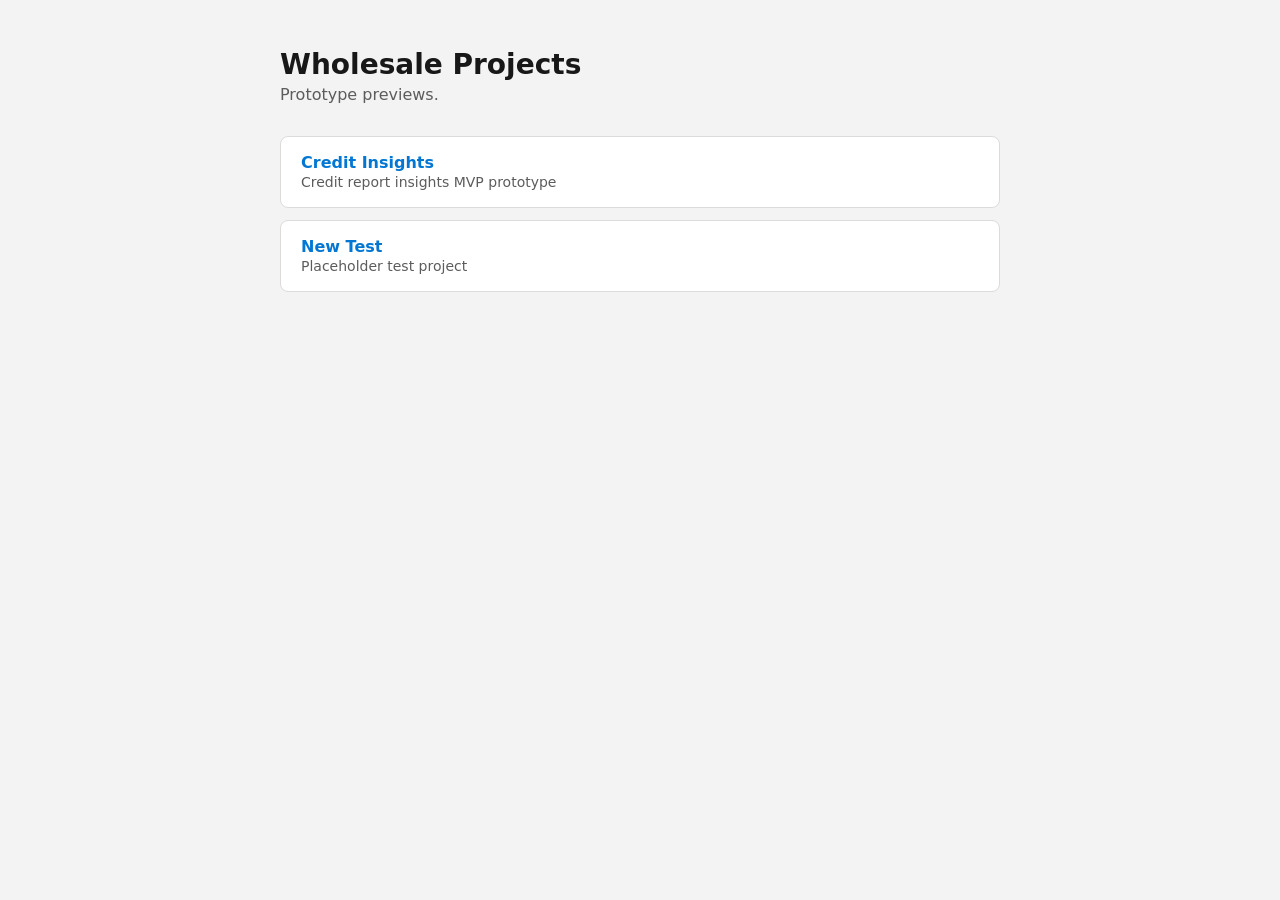
<file: index.html>
<!doctype html>
<html lang="en">
<head>
  <meta charset="utf-8">
  <meta name="viewport" content="width=device-width, initial-scale=1">
  <title>Wholesale Projects</title>
  <style>
    body {
      margin: 0;
      font-family: system-ui, -apple-system, "Segoe UI", sans-serif;
      color: #181818;
      background: #f3f3f3;
    }
    main {
      max-width: 720px;
      margin: 0 auto;
      padding: 3rem 1rem;
    }
    h1 { margin: 0 0 .25rem; font-size: 1.75rem; }
    p.sub { margin: 0 0 2rem; color: #5c5c5c; }
    ul { list-style: none; margin: 0; padding: 0; display: grid; gap: .75rem; }
    a.card {
      display: block;
      padding: 1rem 1.25rem;
      background: #fff;
      border: 1px solid #dddbda;
      border-radius: .5rem;
      color: inherit;
      text-decoration: none;
    }
    a.card:hover, a.card:focus-visible { border-color: #0176d3; }
    a.card strong { display: block; color: #0176d3; }
    a.card span { color: #5c5c5c; font-size: .875rem; }
  </style>
</head>
<body>
  <main>
    <h1>Wholesale Projects</h1>
    <p class="sub">Prototype previews.</p>
    <ul>
      <li>
        <a class="card" href="credit-insights/">
          <strong>Credit Insights</strong>
          <span>Credit report insights MVP prototype</span>
        </a>
      </li>
      <li>
        <a class="card" href="new-test/">
          <strong>New Test</strong>
          <span>Placeholder test project</span>
        </a>
      </li>
    </ul>
  </main>
</body>
</html>
</file>
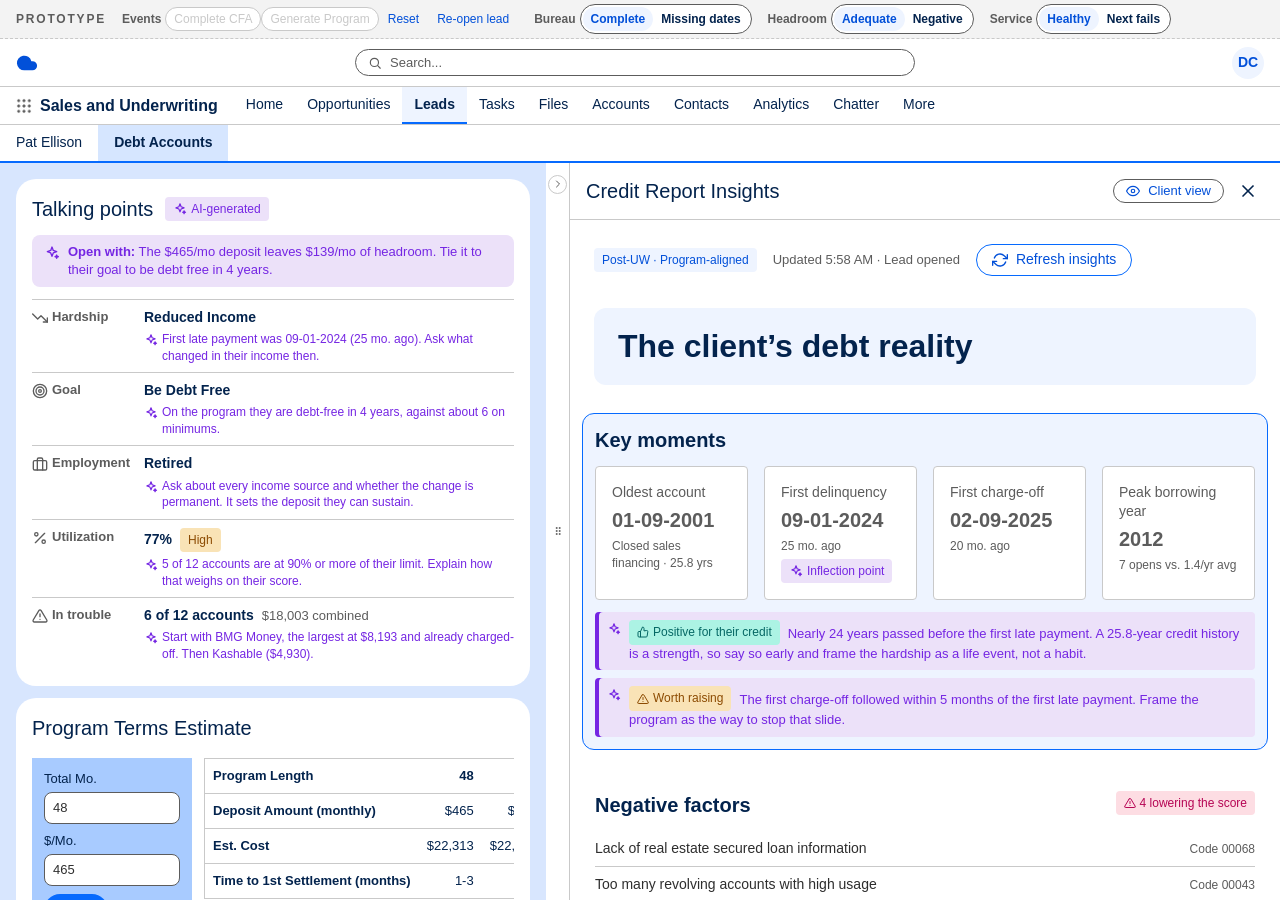
<file: credit-insights/index.html>
<!doctype html>
<html lang="en">
<head>
  <meta charset="utf-8">
  <meta name="viewport" content="width=device-width, initial-scale=1">
  <title>WIB | Credit Report Insights (MVP prototype)</title>
  <link rel="stylesheet" href="styles.slds.css">
</head>
<body>
  <div class="app" id="app">
    <section class="proto" aria-labelledby="protoTitle">
      <h2 class="proto-title" id="protoTitle">Prototype</h2>

      <div class="proto-group">
        <span class="proto-label" id="lblEvents">Events</span>
        <div class="proto-buttons" role="group" aria-labelledby="lblEvents">
          <button class="btn btn-secondary" type="button" data-action="evt-cfa" id="btnCfa">Complete CFA</button>
          <button class="btn btn-secondary" type="button" data-action="evt-program" id="btnProgram">Generate Program</button>
          <button class="btn btn-text" type="button" data-action="evt-reset">Reset</button>
          <button class="btn btn-text" type="button" data-action="evt-reopen">Re-open lead</button>
        </div>
      </div>

      <div class="proto-group">
        <span class="proto-label" id="lblData">Bureau</span>
        <div class="toggle-group tg-inline" role="group" aria-labelledby="lblData">
          <button class="toggle" type="button" data-action="scenario" data-key="partial" data-value="false" aria-pressed="true">Complete</button>
          <button class="toggle" type="button" data-action="scenario" data-key="partial" data-value="true" aria-pressed="false">Missing dates</button>
        </div>
      </div>

      <div class="proto-group">
        <span class="proto-label" id="lblHeadroom">Headroom</span>
        <div class="toggle-group tg-inline" role="group" aria-labelledby="lblHeadroom">
          <button class="toggle" type="button" data-action="scenario" data-key="negative" data-value="false" aria-pressed="true">Adequate</button>
          <button class="toggle" type="button" data-action="scenario" data-key="negative" data-value="true" aria-pressed="false">Negative</button>
        </div>
      </div>

      <div class="proto-group">
        <span class="proto-label" id="lblService">Service</span>
        <div class="toggle-group tg-inline" role="group" aria-labelledby="lblService">
          <button class="toggle" type="button" data-action="scenario" data-key="failNext" data-value="false" aria-pressed="true">Healthy</button>
          <button class="toggle" type="button" data-action="scenario" data-key="failNext" data-value="true" aria-pressed="false">Next fails</button>
        </div>
      </div>
    </section>

    <div class="sf-chrome" aria-hidden="true">
      <div class="sf-global">
        <span class="sf-logo"><svg width="22" height="22" viewBox="0 0 24 24" fill="currentColor"><path d="M18 10h-1.26A8 8 0 1 0 9 20h9a5 5 0 0 0 0-10z"/></svg></span>
        <span class="sf-search"><svg width="14" height="14" viewBox="0 0 24 24" fill="none" stroke="currentColor" stroke-width="2" stroke-linecap="round"><circle cx="11" cy="11" r="7"/><line x1="21" y1="21" x2="16.65" y2="16.65"/></svg>Search...</span>
        <span class="sf-user"><span class="avatar"><span>DC</span></span></span>
      </div>
      <div class="sf-nav">
        <span class="sf-app"><span class="sf-launcher"></span>Sales and Underwriting</span>
        <span class="sf-item">Home</span><span class="sf-item">Opportunities</span><span class="sf-item is-active">Leads</span><span class="sf-item">Tasks</span><span class="sf-item">Files</span><span class="sf-item">Accounts</span><span class="sf-item">Contacts</span><span class="sf-item">Analytics</span><span class="sf-item">Chatter</span><span class="sf-item">More</span>
      </div>
      <div class="sf-tabs">
        <span class="sf-tab">Pat Ellison</span><span class="sf-tab is-active">Debt Accounts</span>
      </div>
    </div>
    <h1 class="sr-only">Debt Accounts, Pat Ellison</h1>

    <main class="workspace" id="workspace"></main>
  </div>

  <div class="toasts" id="toasts" role="status" aria-live="polite"></div>
  <script src="app.js"></script>
</body>
</html>
</file>
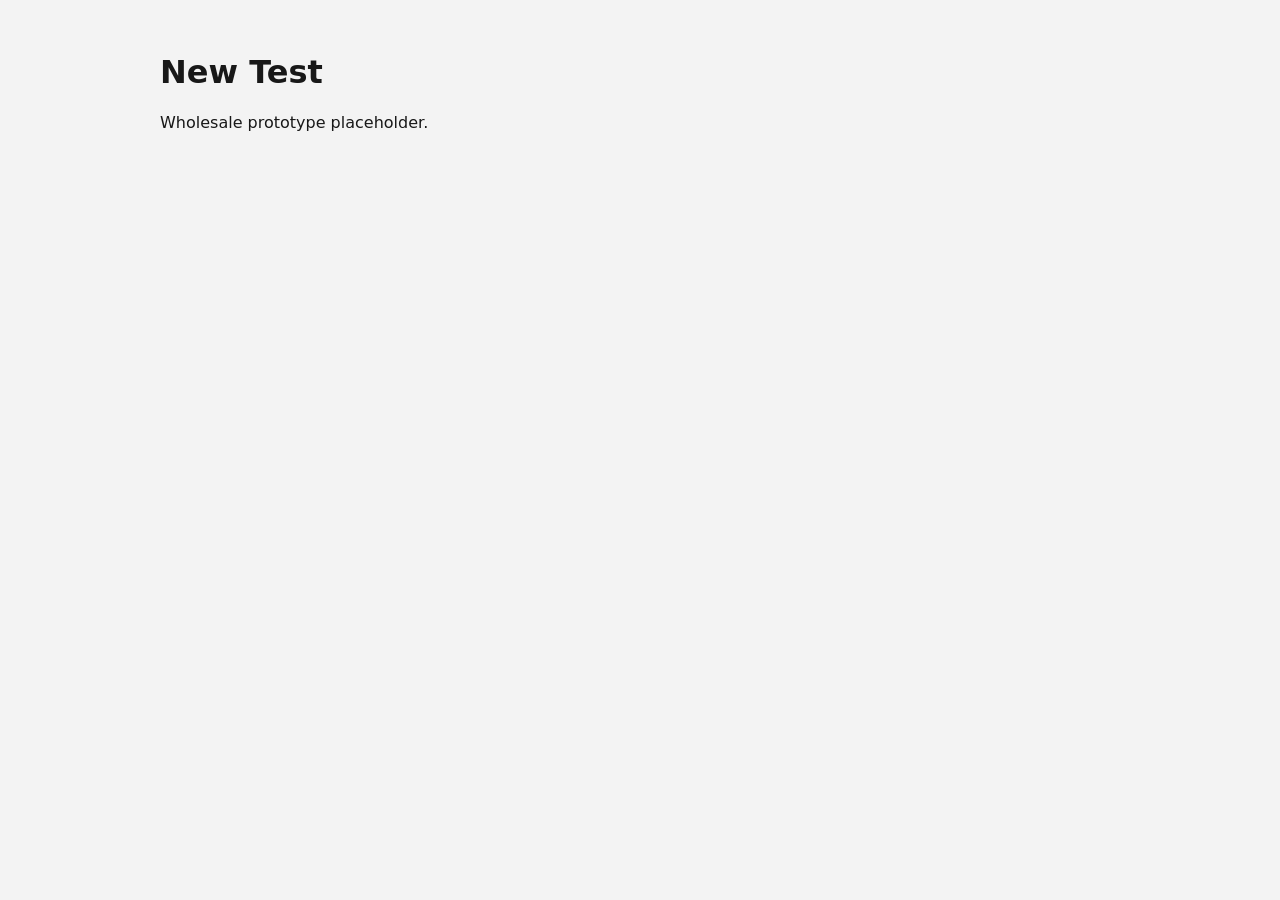
<file: new-test/index.html>
<!doctype html>
<html lang="en">
<head>
  <meta charset="utf-8">
  <meta name="viewport" content="width=device-width, initial-scale=1">
  <title>New Test</title>
  <link rel="stylesheet" href="styles.css">
</head>
<body>
  <main class="app">
    <h1>New Test</h1>
    <p>Wholesale prototype placeholder.</p>
  </main>
  <script src="app.js"></script>
</body>
</html>
</file>
<file: credit-insights/styles.slds.css>
/* =========================================================================
   Credit Report Insights: SLDS 2 styling
   - Every colour, spacing, type, radius, border and shadow value is read from an
     SLDS 2 global styling hook with an SLDS 1 fallback. Hooks are only read, never assigned.
   - The --ci-* names below are local aliases of those hooks, so each hook and its
     fallback is written once. They are not SLDS tokens.
   - Layout geometry that has no SLDS hook (panel width, chart height) is plain CSS.
   ========================================================================= */
:root {
  /* Surfaces and containers */
  --ci-page: var(--slds-g-color-surface-2, #f3f3f3);
  --ci-canvas: var(--slds-g-color-brand-base-90, #d8e6fe); /* Lightning page background, Blue 90 in the Figma frame */
  --ci-brand-80: var(--slds-g-color-brand-base-80, #a8cbff); /* Program Terms form panel */
  --ci-surface: var(--slds-g-color-surface-1, #ffffff);
  --ci-container: var(--slds-g-color-surface-container-1, #ffffff);
  --ci-container-2: var(--slds-g-color-surface-container-2, #f3f3f3);
  --ci-container-3: var(--slds-g-color-surface-container-3, #e5e5e5); /* progress and gauge tracks */
  --ci-inverse: var(--slds-g-color-surface-container-inverse-1, #032d60);
  --ci-on-inverse: var(--slds-g-color-on-surface-inverse-1, #ffffff);
  --ci-on-inverse-2: var(--slds-g-color-on-surface-inverse-2, #c9c9c9);

  /* Text and icons on surface. In SLDS 2 a higher step is higher contrast:
     on-surface-1 is the muted grey, -2 the near-black, -3 the darkest (primary text). */
  --ci-text: var(--slds-g-color-on-surface-3, #03234d);
  --ci-text-body: var(--slds-g-color-on-surface-2, #2e2e2e); /* typed input text, summary body */
  --ci-text-2: var(--slds-g-color-on-surface-1, #5c5c5c);

  /* Borders: border-1 for cards, dividers and table rows; border-2 is the darker control border */
  --ci-border: var(--slds-g-color-border-1, #c9c9c9);
  --ci-border-2: var(--slds-g-color-border-2, #5c5c5c);
  --ci-border-disabled: var(--slds-g-color-border-disabled-1, #c9c9c9);

  /* Accent (brand). accent-2 is the text, link and icon colour on light surfaces; accent-1 is for fills. */
  --ci-accent: var(--slds-g-color-accent-2, #0250d9);
  --ci-accent-active: var(--slds-g-color-accent-3, #022ac0); /* link and label hover and pressed */
  --ci-accent-container: var(--slds-g-color-accent-container-1, #066afe);
  --ci-accent-container-hover: var(--slds-g-color-accent-container-2, #0250d9);
  --ci-on-accent: var(--slds-g-color-on-accent-1, #ffffff);
  --ci-accent-light: var(--slds-g-color-brand-base-95, #eef4ff);
  --ci-accent-light-hover: var(--slds-g-color-brand-base-90, #d6e6ff);

  /* Feedback pairs: container with its on- colour */
  --ci-success-container: var(--slds-g-color-success-container-1, #acf3e4);
  --ci-on-success: var(--slds-g-color-on-success-1, #056764);
  --ci-success: var(--slds-g-color-success-1, #2e844a);
  --ci-error-container: var(--slds-g-color-error-container-1, #fddde3);
  --ci-error-container-2: var(--slds-g-color-error-container-2, #fdb6c5);
  --ci-on-error: var(--slds-g-color-on-error-1, #b60554);
  --ci-on-error-2: var(--slds-g-color-on-error-2, #8a033e);
  --ci-error: var(--slds-g-color-error-1, #b60554);
  --ci-border-error: var(--slds-g-color-border-error-1, #b60554);
  --ci-border-error-2: var(--slds-g-color-border-error-2, #8a033e);
  --ci-warning-container: var(--slds-g-color-warning-container-1, #f9e3b6);
  --ci-on-warning: var(--slds-g-color-on-warning-1, #8c4b02);
  --ci-warning: var(--slds-g-color-warning-1, #fe9339);
  --ci-info-container: var(--slds-g-color-info-container-1, #d8e6fe);
  --ci-on-info: var(--slds-g-color-on-info-1, #0b5cab);
  --ci-info-toast: var(--slds-g-color-info-container-1, #d8e6fe); /* Cosmos info toast fill */
  /* Light row tints for the debts table. The full containers above are too strong across 12 rows. Fallbacks are approximate. */
  --ci-success-tint: var(--slds-g-color-success-base-95, #e0f8f2);
  --ci-warning-tint: var(--slds-g-color-warning-base-95, #fbf3e0);
  --ci-disabled-container: var(--slds-g-color-disabled-container-1, #ffffff);
  --ci-disabled-container-2: var(--slds-g-color-disabled-container-2, #c9c9c9);
  --ci-on-disabled: var(--slds-g-color-on-disabled-2, #939393);
  --ci-on-disabled-1: var(--slds-g-color-on-disabled-1, #c9c9c9);

  /* Data visualisation: fixed palette hooks, only where no semantic hook fits.
     The SLDS 2 palette set is cloud-blue, green, hot-orange, indigo, orange, purple, red, violet. */
  --ci-viz-1: var(--slds-g-color-palette-indigo-50, #5867e8);
  --ci-viz-2: var(--slds-g-color-palette-cloud-blue-60, #0d9dda);
  --ci-viz-3: var(--slds-g-color-palette-orange-50, #a96404);
  --ci-viz-4: var(--slds-g-color-palette-purple-50, #9050e9);
  --ci-viz-5: var(--slds-g-color-palette-green-50, #2e844a);
  --ci-viz-pos: var(--slds-g-color-palette-green-65, #41b658);
  /* AI-generated content (suggested questions, headline summaries) */
  --ci-ai: var(--slds-g-color-palette-purple-90, #ece1f9);
  --ci-on-ai: var(--slds-g-color-palette-purple-40, #7526e3);
  --ci-neutral-65: var(--slds-g-color-neutral-base-65, #a0a0a0);
  --ci-info: var(--slds-g-color-info-1, #0b5cab);
  --ci-accent-1: var(--slds-g-color-accent-1, #066afe);
  --ci-border-accent: var(--slds-g-color-border-accent-1, #066afe); /* accent used as a stroke: selected state, outlined buttons */
  --ci-border-accent-2: var(--slds-g-color-border-accent-2, #0250d9); /* toggle track border */

  /* Spacing (modular scale of four) and density-aware spacing */
  --ci-sp-1: var(--slds-g-spacing-1, 0.25rem);
  --ci-sp-2: var(--slds-g-spacing-2, 0.5rem);
  --ci-sp-3: var(--slds-g-spacing-3, 0.75rem);
  --ci-sp-4: var(--slds-g-spacing-4, 1rem);
  --ci-sp-5: var(--slds-g-spacing-6, 1.5rem); /* spacing-5 is 20px, spacing-6 is 24px */
  --ci-sp-7: var(--slds-g-spacing-7, 1.75rem);
  --ci-sp-8: var(--slds-g-spacing-8, 2rem);
  --ci-cell: var(--slds-g-spacing-var-2, 0.5rem);

  /* Sizing and border width (sizing-7 24px, -8 28px, -9 32px, -10 48px) */
  --ci-size-7: var(--slds-g-sizing-7, 1.5rem);
  --ci-size-8: var(--slds-g-sizing-9, 2rem);
  --ci-size-10: var(--slds-g-sizing-10, 3rem);
  --ci-size-15: var(--slds-g-sizing-15, 20rem); /* toast width */
  --ci-bw-1: var(--slds-g-sizing-border-1, 1px);
  --ci-bw-2: var(--slds-g-sizing-border-2, 2px);

  /* Radius (Cosmos: border-1 4px, -2 8px, -3 12px, -4 20px). Fallbacks match Cosmos so the standalone prototype looks the same as in the org. */
  --ci-r-1: var(--slds-g-radius-border-1, 0.25rem); /* badges, callouts, notices, tiles: 4px */
  --ci-r-2: var(--slds-g-radius-border-2, 0.5rem);
  --ci-r-3: var(--slds-g-radius-border-3, 0.75rem);
  --ci-r-4: var(--slds-g-radius-border-4, 1.25rem); /* cards */
  --ci-r-btn: var(--slds-g-radius-border-circle, 9999px); /* SLDS 2 buttons are pills */
  --ci-r-round: var(--slds-g-radius-border-circle, 9999px);

  /* Elevation */
  --ci-shadow-1: var(--slds-g-shadow-1, 0 1px 2px rgba(0, 0, 0, 0.08));
  --ci-shadow-4: var(--slds-g-shadow-4, 0 8px 16px rgba(0, 0, 0, 0.2));

  /* Typography */
  --ci-font: var(--slds-g-font-family-base, "Salesforce Sans", -apple-system, BlinkMacSystemFont, "Segoe UI", Arial, sans-serif);
  /* Scale (Cosmos): neg-2 10px, neg-1 12px, base 13px, 1 14px, 2 16px, 3 20px, 4 24px, 5 28px, 6 32px */
  --ci-fs-1: var(--slds-g-font-scale-neg-1, 0.75rem);
  --ci-fs-base: var(--slds-g-font-scale-base, 0.8125rem);
  --ci-fs-2: var(--slds-g-font-scale-1, 0.875rem);
  --ci-fs-3: var(--slds-g-font-scale-2, 1rem); /* page card titles */
  --ci-fs-4: var(--slds-g-font-scale-3, 1.25rem); /* card and section titles: 20px */
  --ci-fs-5: var(--slds-g-font-scale-3, 1.25rem);
  --ci-fs-6: var(--slds-g-font-scale-4, 1.5rem);
  --ci-fs-8: var(--slds-g-font-scale-6, 2rem); /* panel section headers */
  /* Weights: 3 light, 4 regular, 6 semibold, 7 bold. SLDS 2 uses semibold for emphasis. */
  --ci-fw-regular: var(--slds-g-font-weight-4, 400);
  --ci-fw-medium: var(--slds-g-font-weight-6, 600);
  --ci-fw-bold: var(--slds-g-font-weight-6, 600);
  --ci-fw-heavy: var(--slds-g-font-weight-7, 700); /* tile values */
  /* Line heights: the library pairs sizes with about 1.35 (13/18, 14/19, 16/22, 20/28). No Figma variable, so the hook names are unverified. */
  --ci-lh-body: var(--slds-g-font-line-height-1, 1.375);
  --ci-lh-heading: var(--slds-g-font-line-height-2, 1.4);
  --ci-lh-tight: var(--slds-g-font-line-height-3, 1);

  /* Shared effects from the library: focus is a 2px surface gap then a 4px dark ring (spread only); pressed is three inset shadows. */
  --ci-focus-ring: 0 0 0 var(--ci-bw-2) var(--ci-container), 0 0 0 var(--ci-sp-1) var(--ci-text);
  --ci-focus-inset: inset 0 0 0 var(--ci-bw-2) var(--ci-text);
  --ci-pressed: inset 2px 2px 5px rgba(0, 0, 0, 0.08), inset 0 0.5px 2px rgba(0, 0, 0, 0.35), inset 0 1px 0 rgba(0, 0, 0, 0.15);
}

* { box-sizing: border-box; margin: 0; }
html, body { height: 100%; }
body {
  font-family: var(--ci-font); font-size: var(--ci-fs-2); line-height: var(--ci-lh-body);
  color: var(--ci-text); background: var(--ci-page);
  min-width: 1280px; overflow: hidden;
}
[hidden] { display: none !important; }
button { font: inherit; color: inherit; cursor: pointer; }
svg { display: block; flex-shrink: 0; }
ol, ul { padding: 0; list-style: none; }
table { border-collapse: collapse; }
.sr-only {
  position: absolute; width: 1px; height: 1px; padding: 0; margin: -1px;
  overflow: hidden; clip: rect(0, 0, 0, 0); white-space: nowrap; border: 0;
}
/* Visible focus ring everywhere. The transparent outline keeps a ring in forced-colors mode. Inset variant is set per component where the parent clips. */
a:focus-visible, button:focus-visible, input:focus-visible, select:focus-visible, [tabindex]:focus-visible {
  outline: var(--ci-bw-2) solid transparent; box-shadow: var(--ci-focus-ring);
}

/* ---------- App frame ---------- */
.app { display: flex; flex-direction: column; height: 100vh; }
/* The page scrolls: the split view region first, then the Debt Accounts card below it. */
.workspace { flex: 1; min-height: 0; overflow-y: auto; background: var(--ci-canvas); }
.split-region { display: flex; align-items: stretch; height: clamp(560px, calc(100vh - 320px), 936px); }
.work-main { flex: 1; min-width: 0; overflow-y: auto; padding: var(--ci-sp-4); container-type: inline-size; display: flex; flex-direction: column; gap: var(--ci-sp-3); }
.work-main > * { flex: none; min-width: 0; }
/* Narrow (panel open): Program Terms Estimate above the Debt Account Summary. Wide (panel collapsed): side by side at 470:924, as in Figma. */
/* Narrow: Talking points, then Program Terms Estimate, then Debt Account Summary, all stacked.
   Wide: the stack of Talking points and Program Terms Estimate sits to the left of Debt Account Summary. */
.work-cards { display: flex; flex-direction: column; gap: var(--ci-sp-3); }
.work-stack { display: flex; flex-direction: column; gap: var(--ci-sp-3); min-width: 0; }
@container (min-width: 900px) {
  .work-cards { display: grid; grid-template-columns: minmax(0, 1fr) minmax(0, 1fr); align-items: start; }
  .work-cards .sum-cols { grid-template-columns: minmax(0, 1fr); gap: 0; }
}
@container (min-width: 1100px) {
  .work-cards { grid-template-columns: minmax(0, 470fr) minmax(0, 924fr); }
  .work-cards .sum-cols { grid-template-columns: repeat(2, minmax(0, 1fr)); gap: var(--ci-sp-4); }
}
.page-below { padding: var(--ci-sp-4); }
/* Panel collapsed: the cards take their natural height and the page scrolls, as in the Figma frame. */
.panel-closed .split-region { height: auto; }
.panel-closed .work-main { overflow: visible; }
/* Side by side, panel open: the split region fills the viewport. The left column scrolls vertically and the debt table scrolls across. */
.workspace.is-fit { display: flex; flex-direction: column; overflow: hidden; }
.is-fit .split-region { flex: 1; height: auto; min-height: 0; }

/* ---------- Prototype controls (not part of the product) ---------- */
.proto {
  display: flex; flex-wrap: wrap; align-items: center; gap: var(--ci-sp-1) var(--ci-sp-4); padding: var(--ci-sp-1) var(--ci-sp-4);
  background: var(--ci-container-2); border-bottom: var(--ci-bw-1) dashed var(--ci-border);
}
.proto-title { font-size: var(--ci-fs-1); font-weight: var(--ci-fw-bold); text-transform: uppercase; letter-spacing: 0.15em; color: var(--ci-text-2); }
.proto-group { display: flex; align-items: center; gap: var(--ci-sp-1); }
.proto-label { font-size: var(--ci-fs-1); font-weight: var(--ci-fw-medium); line-height: var(--ci-lh-tight); color: var(--ci-text-2); white-space: nowrap; }
.proto-buttons { display: flex; align-items: center; gap: 0; }
/* Compact controls: the prototype tools stay out of the way of the page. */
.proto .btn { min-height: var(--ci-size-7); padding: 0 var(--ci-sp-2); font-size: var(--ci-fs-1); }
.proto .toggle-group { padding: var(--ci-bw-2); gap: 0; }
.proto .toggle { padding: 0 var(--ci-sp-2); font-size: var(--ci-fs-1); line-height: var(--ci-size-7); }

/* ---------- Lightning app chrome (static page context) ---------- */
.sf-chrome { flex: none; background: var(--ci-container); }
.sf-global { display: flex; align-items: center; gap: var(--ci-sp-4); min-height: var(--ci-size-10); padding: 0 var(--ci-sp-4); border-bottom: var(--ci-bw-1) solid var(--ci-border); }
.sf-logo { display: flex; color: var(--ci-accent); }
.sf-search { flex: 0 1 560px; margin: 0 auto; display: flex; align-items: center; gap: var(--ci-sp-2); padding: var(--ci-sp-1) var(--ci-sp-3); border: var(--ci-bw-1) solid var(--ci-border-2); border-radius: var(--ci-r-round); background: var(--ci-container); font-size: var(--ci-fs-base); color: var(--ci-text-2); }
.sf-nav { display: flex; align-items: stretch; padding: 0 var(--ci-sp-4); border-bottom: var(--ci-bw-1) solid var(--ci-border); font-size: var(--ci-fs-2); }
.sf-app { display: flex; align-items: center; gap: var(--ci-sp-2); margin-right: var(--ci-sp-4); font-size: var(--ci-fs-3); font-weight: var(--ci-fw-bold); white-space: nowrap; }
.sf-launcher { width: var(--ci-sp-4); height: var(--ci-sp-4); background: radial-gradient(circle, currentColor 35%, transparent 40%) 0 0 / 33.34% 33.34%; color: var(--ci-text-2); }
.sf-item { display: flex; align-items: center; padding: var(--ci-sp-2) var(--ci-sp-3); border-bottom: var(--ci-bw-2) solid transparent; white-space: nowrap; }
.sf-item.is-active { background: var(--ci-accent-light); border-bottom-color: var(--ci-accent-container); font-weight: var(--ci-fw-medium); }
.sf-tabs { display: flex; border-bottom: var(--ci-bw-2) solid var(--ci-accent-container); font-size: var(--ci-fs-2); }
.sf-tab { padding: var(--ci-sp-2) var(--ci-sp-4); white-space: nowrap; }
.sf-tab.is-active { background: var(--ci-accent-light-hover); font-weight: var(--ci-fw-medium); }
.avatar {
  display: flex; align-items: center; justify-content: center; width: var(--ci-size-8); height: var(--ci-size-8);
  border-radius: var(--ci-r-round); background: var(--ci-accent-light); color: var(--ci-accent); font-size: var(--ci-fs-2); font-weight: var(--ci-fw-bold);
}

/* ---------- Buttons, badges, toggles ---------- */
/* .btn-primary = brand, .btn-secondary = neutral, .btn-text = base, .btn-destructive, .btn-outlined = brand outline (not in the library) */
/* Every variant carries a 1px border, transparent where the library has none, so the label sits 16px from the edge as in Figma. */
.btn {
  display: inline-flex; align-items: center; justify-content: center; gap: var(--ci-sp-2);
  min-height: var(--ci-size-8); padding: var(--ci-bw-1) calc(var(--ci-sp-4) - var(--ci-bw-1)); border: var(--ci-bw-1) solid transparent; border-radius: var(--ci-r-btn);
  font-weight: var(--ci-fw-regular); font-size: var(--ci-fs-2); line-height: var(--ci-lh-body); white-space: nowrap;
}
.btn:active:not(:disabled) { box-shadow: var(--ci-pressed); }
.btn:focus-visible:not(:disabled) { box-shadow: var(--ci-focus-ring); }
/* Brand: hover, active and focus share one fill. */
.btn-primary { background: var(--ci-accent-container); color: var(--ci-on-accent); }
.btn-primary:hover:not(:disabled), .btn-primary:active:not(:disabled), .btn-primary:focus-visible:not(:disabled) { background: var(--ci-accent-container-hover); }
/* Neutral: white, bordered, accent label. */
.btn-secondary { background: var(--ci-container); color: var(--ci-accent); border-color: var(--ci-border-2); }
.btn-secondary:hover:not(:disabled), .btn-secondary:focus-visible:not(:disabled) { background: var(--ci-container-2); color: var(--ci-text); }
.btn-secondary:active:not(:disabled) { background: var(--ci-container-2); color: var(--ci-accent-active); }
.btn-outlined { background: var(--ci-container); color: var(--ci-accent); border-color: var(--ci-border-accent); }
.btn-outlined:hover:not(:disabled) { background: var(--ci-accent-light); }
/* Base: no fill. Horizontal padding is kept so the hover fill does not hug the label. The library has none. */
.btn-text { background: transparent; color: var(--ci-accent); }
.btn-text:hover:not(:disabled), .btn-text:focus-visible:not(:disabled) { background: var(--ci-accent-light-hover); color: var(--ci-text); }
.btn-text:active:not(:disabled) { background: var(--ci-surface); color: var(--ci-accent-active); }
.btn-destructive { background: var(--ci-error-container); color: var(--ci-on-error); border-color: var(--ci-border-error); }
.btn-destructive:hover:not(:disabled), .btn-destructive:active:not(:disabled), .btn-destructive:focus-visible:not(:disabled) { background: var(--ci-error-container-2); color: var(--ci-on-error-2); border-color: var(--ci-border-error-2); }
.btn-icon { padding: var(--ci-sp-1); width: var(--ci-size-8); }
.btn-sm { min-height: var(--ci-size-7); padding: 0 var(--ci-sp-3); font-size: var(--ci-fs-base); }
/* Disabled: filled variants go grey and lose the border; neutral, outlined and base stay white with a pale label. */
.btn:disabled { background: var(--ci-disabled-container-2); color: var(--ci-on-disabled); border-color: transparent; box-shadow: none; cursor: not-allowed; }
.btn-secondary:disabled, .btn-outlined:disabled { background: var(--ci-disabled-container); color: var(--ci-on-disabled-1); border-color: var(--ci-border-disabled); }
.btn-text:disabled { background: var(--ci-disabled-container); color: var(--ci-on-disabled-1); }

.chip {
  display: inline-flex; align-items: center; gap: var(--ci-sp-1); padding: var(--ci-sp-1) var(--ci-sp-2);
  border-radius: var(--ci-r-1); font-size: var(--ci-fs-1); font-weight: var(--ci-fw-regular); line-height: var(--ci-lh-body); white-space: nowrap;
  background: var(--ci-container-2); color: var(--ci-text-2);
}
.chip-sm { font-size: var(--ci-fs-1); }
.chip-positive { background: var(--ci-success-container); color: var(--ci-on-success); }
.chip-warning { background: var(--ci-warning-container); color: var(--ci-on-warning); }
.chip-negative { background: var(--ci-error-container); color: var(--ci-on-error); }
.chip-info { background: var(--ci-info-container); color: var(--ci-on-info); }
.chip-accent { background: var(--ci-accent-light); color: var(--ci-accent); }

.toggle-group { display: flex; gap: var(--ci-sp-1); padding: var(--ci-sp-1); background: var(--ci-container); border: var(--ci-bw-1) solid var(--ci-border-2); border-radius: var(--ci-r-btn); }
.tg-inline { flex: none; }
.toggle { padding: var(--ci-sp-1) var(--ci-sp-3); border: 0; border-radius: var(--ci-r-btn); background: var(--ci-container); font-size: var(--ci-fs-1); font-weight: var(--ci-fw-medium); line-height: var(--ci-lh-body); white-space: nowrap; }
.toggle:hover:not([aria-pressed="true"]) { background: var(--ci-container-2); }
.toggle[aria-pressed="true"] { background: var(--ci-accent-light); color: var(--ci-accent); }

.link { background: none; border: 0; padding: 0; color: var(--ci-accent); font-size: var(--ci-fs-2); text-decoration: underline; }
.link:hover, .link:active { color: var(--ci-accent-active); }

.spinner { width: var(--ci-sp-4); height: var(--ci-sp-4); border-radius: var(--ci-r-round); border: var(--ci-bw-2) solid var(--ci-accent-light-hover); border-top-color: var(--ci-accent-container); animation: spin 0.8s linear infinite; }
@keyframes spin { to { transform: rotate(360deg); } }
@keyframes shimmer { from { background-position: 200% 0; } to { background-position: -200% 0; } }
@media (prefers-reduced-motion: reduce) { .spinner, .skel { animation: none; } }

/* ---------- Cards and tables (WIB page) ---------- */
/* Card: 20px radius, no border and no shadow, as in the library. Title is 20px / 28px regular. */
.card { background: var(--ci-container); border-radius: var(--ci-r-4); padding: var(--ci-sp-4); display: flex; flex-direction: column; gap: var(--ci-sp-4); }
.card-head { display: flex; align-items: center; justify-content: space-between; gap: var(--ci-sp-4); }
.card-actions { display: flex; align-items: center; gap: var(--ci-sp-2); }
.card-title { font-size: var(--ci-fs-4); font-weight: var(--ci-fw-regular); line-height: var(--ci-lh-heading); color: var(--ci-text); }
.card-sub { font-size: var(--ci-fs-1); color: var(--ci-text-2); }
.card-empty { border: var(--ci-bw-1) dashed var(--ci-border); box-shadow: none; color: var(--ci-text-2); }
.table-wrap { overflow-x: auto; }
.table { width: 100%; font-size: var(--ci-fs-base); line-height: var(--ci-lh-body); }
.table thead th { padding: var(--ci-cell); text-align: left; white-space: nowrap; font-size: var(--ci-fs-base); font-weight: var(--ci-fw-bold); color: var(--ci-text-2); background: var(--ci-container-2); border-bottom: var(--ci-bw-1) solid var(--ci-border); }
.table thead th:hover { background: var(--ci-container-3); color: var(--ci-text-body); }
.table tbody th, .table tbody td, .table tfoot td, .table tfoot th { padding: var(--ci-cell); text-align: left; font-weight: var(--ci-fw-regular); border-bottom: var(--ci-bw-1) solid var(--ci-border); vertical-align: middle; }
.table tbody tr:last-child > * { border-bottom: 0; }
/* Row hover: light brand fill, links go to the pressed accent. */
.table tbody tr:hover > * { background: var(--ci-accent-light-hover); }
.table tbody tr:hover .creditor { color: var(--ci-accent-active); }
.table tfoot th, .table tfoot td { background: var(--ci-container-2); font-weight: var(--ci-fw-bold); border-top: var(--ci-bw-1) solid var(--ci-border); border-bottom: 0; }
.table .num { text-align: right; white-space: nowrap; }
.strong { font-weight: var(--ci-fw-bold); }
.is-muted { color: var(--ci-text-2); }
.is-pos { color: var(--ci-on-success); }
.is-neg { color: var(--ci-on-error); }
.is-warn { color: var(--ci-on-warning); }
.stat-row { display: grid; grid-template-columns: repeat(4, minmax(0, 1fr)); gap: var(--ci-sp-4); }

/* ---------- Program terms, summary and the page debt table ---------- */
.terms { display: flex; gap: var(--ci-sp-3); align-items: stretch; }
.terms-form { flex: none; display: flex; flex-direction: column; align-items: flex-start; gap: var(--ci-sp-2); padding: var(--ci-sp-3); background: var(--ci-brand-80); width: 160px; }
.terms-main { flex: 1; min-width: 0; display: flex; flex-direction: column; gap: var(--ci-sp-2); }
.terms-note { font-size: var(--ci-fs-base); line-height: var(--ci-lh-body); }
.field { display: flex; flex-direction: column; gap: var(--ci-sp-1); width: 100%; font-size: var(--ci-fs-base); }
.input { width: 100%; min-height: var(--ci-size-8); padding: 2px var(--ci-sp-2); border: var(--ci-bw-1) solid var(--ci-border-2); border-radius: var(--ci-r-2); background: var(--ci-container); font: inherit; font-size: var(--ci-fs-base); line-height: var(--ci-lh-body); color: var(--ci-text-body); }
.input::placeholder { color: var(--ci-text-2); }
.input:disabled { background: var(--ci-disabled-container); border-color: var(--ci-border-disabled); }
.table-grid { border: var(--ci-bw-1) solid var(--ci-border); }
.table-grid tbody th { font-weight: var(--ci-fw-bold); white-space: nowrap; }
.table-grid tbody tr:last-child > * { border-bottom: var(--ci-bw-1) solid var(--ci-border); }
.sum-elig { margin-right: auto; margin-left: var(--ci-sp-5); font-size: var(--ci-fs-3); font-weight: var(--ci-fw-bold); color: var(--ci-viz-pos); }
.sum-cols { display: grid; grid-template-columns: repeat(2, minmax(0, 1fr)); gap: var(--ci-sp-4); align-items: start; }
.sum-group { display: flex; flex-direction: column; gap: var(--ci-sp-1); margin-bottom: var(--ci-sp-3); }
.sum-h { font-size: var(--ci-fs-base); font-weight: var(--ci-fw-bold); color: var(--ci-accent); }
.kv { display: flex; justify-content: space-between; gap: var(--ci-sp-3); padding: var(--ci-sp-1) var(--ci-sp-2); font-size: var(--ci-fs-base); line-height: var(--ci-lh-body); color: var(--ci-text-2); }
.kv dd { margin: 0; text-align: right; white-space: nowrap; }
.kv-strong { font-weight: var(--ci-fw-bold); color: var(--ci-text); }
.detail-bar { display: flex; align-items: center; gap: var(--ci-sp-1); width: 100%; padding: var(--ci-sp-4); border: 0; border-radius: var(--ci-r-4); background: var(--ci-container-2); font-size: var(--ci-fs-3); text-align: left; }
.detail-bar:hover { background: var(--ci-container-3); }
.count-line { font-size: var(--ci-fs-base); color: var(--ci-text-2); }
.creditor { color: var(--ci-accent); }

/* Debt Accounts table: the existing Salesforce table, unchanged. Inputs, enroll switch, tinted rows. */
.card-flush { padding: 0; gap: 0; overflow: hidden; }
.card-pad { display: flex; flex-direction: column; gap: var(--ci-sp-4); padding: var(--ci-sp-4); }
.card-flush .table-wrap { border-top: var(--ci-bw-1) solid var(--ci-border); }
.table-debts { min-width: 1180px; }
.table-debts thead th { padding: var(--ci-sp-3) var(--ci-cell); text-transform: uppercase; letter-spacing: 0.04em; font-size: var(--ci-fs-1); font-weight: var(--ci-fw-bold); color: var(--ci-text); background: var(--ci-container-2); border-bottom: 0; }
.table-debts tbody th.creditor { font-weight: var(--ci-fw-regular); text-transform: uppercase; white-space: nowrap; }
.table-debts .center { text-align: center; }
.table-debts tbody tr:last-child > * { border-bottom: 0; }
.row-ok > * { background: var(--ci-success-tint); }
.row-warn > * { background: var(--ci-warning-tint); }
.input-cell { width: auto; min-width: 5.5rem; height: var(--ci-size-8); padding: var(--ci-sp-1) var(--ci-sp-2); border-radius: var(--ci-r-2); color: var(--ci-text); }
.input-date { display: flex; align-items: center; justify-content: space-between; gap: var(--ci-sp-2); white-space: nowrap; min-width: 8.5rem; }
.input-date svg { color: var(--ci-text-2); }
.is-flag { border-color: var(--ci-border-error); }
select.input-cell { min-width: 6.5rem; }
.enroll { display: inline-flex; flex-direction: column; align-items: center; gap: 0; }
.enroll-l { font-size: var(--ci-fs-1); line-height: var(--ci-lh-tight); color: var(--ci-text-2); }
/* Toggle: 48 x 24 track, 20px thumb, 1px accent border (library Checkbox Toggle, on state). */
.switch { position: relative; width: var(--ci-size-10); height: var(--ci-sp-5); padding: 0; border: var(--ci-bw-1) solid var(--ci-border-accent-2); border-radius: var(--ci-r-round); background: var(--ci-accent-container-hover); }
.switch::before { content: ''; position: absolute; top: var(--ci-bw-1); right: var(--ci-bw-1); width: calc(var(--ci-sp-5) - var(--ci-bw-2) * 2); height: calc(var(--ci-sp-5) - var(--ci-bw-2) * 2); border-radius: var(--ci-r-round); background: var(--ci-on-accent); }
.switch svg { position: absolute; top: 50%; right: calc(var(--ci-bw-2) + var(--ci-sp-1)); transform: translateY(-50%); color: var(--ci-accent-container-hover); stroke-width: 3; }
/* ---------- Split view ---------- */
/* The divider is a drag handle for the panel width (a separator the keyboard can move). The chevron button on it collapses the panel. */
.split-divider { position: relative; align-self: stretch; flex: none; display: flex; width: var(--ci-sp-5); border-right: var(--ci-bw-1) solid var(--ci-border); background: var(--ci-container); }
.split-resizer { flex: 1; display: flex; align-items: center; justify-content: center; color: var(--ci-text-2); cursor: col-resize; touch-action: none; }
.split-resizer:hover, .is-resizing .split-resizer { background: var(--ci-accent-light); color: var(--ci-accent); }
.split-resizer:focus-visible { box-shadow: var(--ci-focus-inset); }
.split-collapse {
  position: absolute; top: var(--ci-sp-3); left: var(--ci-bw-2); width: calc(100% - var(--ci-bw-2) * 2); aspect-ratio: 1; padding: 0;
  display: flex; align-items: center; justify-content: center;
  border: var(--ci-bw-1) solid var(--ci-border); border-radius: var(--ci-r-round); background: var(--ci-container); color: var(--ci-text-2);
}
.split-collapse:hover { background: var(--ci-accent-light); color: var(--ci-accent); }
.is-resizing { cursor: col-resize; user-select: none; }
/* Panel closed: a slim strip on the right edge with a right-pointing triangle (14px wide, full height, as in Figma).
   A dot appears when the insights changed while it was closed. */
.split-tab {
  position: relative; align-self: stretch; flex: none; display: flex; align-items: center; justify-content: center; width: 0.875rem; padding: 0;
  border: 0; border-left: var(--ci-bw-1) solid var(--ci-border); background: var(--ci-container); color: var(--ci-border-2);
}
.split-tab svg { fill: currentColor; stroke: none; }
.split-tab:hover { background: var(--ci-accent-light); color: var(--ci-accent); }
.split-tab:focus-visible { box-shadow: var(--ci-focus-inset); }
/* The labelled tag sits beside the strip near the top, with a dot when the insights changed while the panel was closed. */
.split-tag {
  position: relative; align-self: flex-start; flex: none; margin-top: var(--ci-sp-4); display: flex; align-items: center; gap: var(--ci-sp-2); padding: var(--ci-sp-4) var(--ci-sp-2);
  border: var(--ci-bw-1) solid var(--ci-border); border-right: 0; border-radius: var(--ci-r-3) 0 0 var(--ci-r-3);
  background: var(--ci-container); font-size: var(--ci-fs-2); font-weight: var(--ci-fw-medium); writing-mode: vertical-rl;
}
.split-tag:hover { background: var(--ci-accent-light); color: var(--ci-accent); }
.split-tag .tab-dot { position: static; transform: none; }
.tab-dot { position: absolute; top: var(--ci-sp-2); left: 50%; transform: translateX(-50%); width: var(--ci-sp-2); height: var(--ci-sp-2); border-radius: var(--ci-r-round); background: var(--ci-accent-container); }
.split-panel { position: relative; width: 710px; flex: none; display: flex; flex-direction: column; min-height: 0; background: var(--ci-container); }
.panel-head { display: flex; align-items: center; justify-content: space-between; gap: var(--ci-sp-2); padding: var(--ci-sp-3) var(--ci-sp-4); border-bottom: var(--ci-bw-1) solid var(--ci-border); }
.panel-title { font-size: var(--ci-fs-4); font-weight: var(--ci-fw-regular); line-height: var(--ci-lh-heading); }
.panel-body { flex: 1; min-height: 0; overflow-y: auto; padding: var(--ci-sp-5); background: var(--ci-container); }
.icon-btn { display: inline-flex; align-items: center; justify-content: center; width: var(--ci-size-8); height: var(--ci-size-8); border: 0; border-radius: var(--ci-r-2); background: transparent; color: var(--ci-text); }
.icon-btn:hover { background: var(--ci-container-2); }
.icon-btn-sm { width: var(--ci-size-7); height: var(--ci-size-7); }
.panel-tools { display: flex; align-items: center; gap: var(--ci-sp-2); }

/* ---------- Insights ---------- */
.ins { container-type: inline-size; display: flex; flex-direction: column; gap: var(--ci-sp-8); }
.ins-meta { display: flex; align-items: center; gap: var(--ci-sp-4); flex-wrap: wrap; }
.ins-updated { display: flex; align-items: center; gap: var(--ci-sp-2); font-size: var(--ci-fs-base); color: var(--ci-text-2); }
.band { display: flex; align-items: center; padding: var(--ci-sp-4) var(--ci-sp-5); background: var(--ci-accent-light); border-radius: var(--ci-r-3); }
.band-title { font-size: var(--ci-fs-8); font-weight: var(--ci-fw-bold); line-height: var(--ci-lh-heading); color: var(--ci-text); }
.band-group { display: flex; flex-direction: column; gap: var(--ci-sp-7); }
.lens { display: flex; flex-direction: column; gap: var(--ci-sp-3); }
.lens-head { display: flex; align-items: flex-start; justify-content: space-between; gap: var(--ci-sp-4); }
.lens-title { font-size: var(--ci-fs-4); font-weight: var(--ci-fw-bold); line-height: var(--ci-lh-heading); color: var(--ci-text); }
.lens-desc { font-size: var(--ci-fs-2); line-height: var(--ci-lh-body); color: var(--ci-text-2); }
.lens-desc-sm { font-size: var(--ci-fs-base); color: var(--ci-text); margin-top: var(--ci-sp-2); }
.lens-tools { display: flex; align-items: center; gap: var(--ci-sp-2); flex-wrap: wrap; }
.lens-locked { padding: var(--ci-sp-4) var(--ci-sp-5); border: var(--ci-bw-1) dashed var(--ci-border); border-radius: var(--ci-r-3); background: var(--ci-container-2); }
.lock-body { display: flex; flex-direction: column; gap: var(--ci-sp-2); }
.lock-body p { font-size: var(--ci-fs-2); color: var(--ci-text-2); }
.stat-grid { display: grid; grid-template-columns: repeat(4, minmax(0, 1fr)); gap: var(--ci-sp-4); }
.tile { display: flex; flex-direction: column; gap: var(--ci-sp-1); padding: var(--ci-sp-4); background: var(--ci-container); border: var(--ci-bw-1) solid var(--ci-border); border-radius: var(--ci-r-1); }
.tile-k { font-size: var(--ci-fs-2); line-height: var(--ci-lh-body); color: var(--ci-text-2); }
.tile-v { font-size: var(--ci-fs-4); font-weight: var(--ci-fw-heavy); line-height: var(--ci-lh-heading); color: var(--ci-text-2); }
.tile-s { font-size: var(--ci-fs-1); color: var(--ci-text-2); }
.tile .chip { align-self: flex-start; }
.gauge { height: var(--ci-sp-2); border-radius: var(--ci-r-round); background: var(--ci-container-3); overflow: hidden; margin-top: var(--ci-sp-1); }
.gauge-fill { display: block; height: 100%; border-radius: var(--ci-r-round); }
.gauge-neg { background: var(--ci-error); }
.gauge-warn { background: var(--ci-warning); }
.gauge-info { background: var(--ci-text-2); }
.gauge-pos { background: var(--ci-success); }
.callout { display: flex; align-items: flex-start; gap: var(--ci-sp-2); padding: var(--ci-sp-2) var(--ci-sp-4); background: var(--ci-accent-light); border-radius: var(--ci-r-1); color: var(--ci-text); }
.prompt { display: flex; align-items: flex-start; gap: var(--ci-sp-1); padding: var(--ci-sp-1) var(--ci-sp-2); background: var(--ci-ai); color: var(--ci-on-ai); border-radius: var(--ci-r-1); font-size: var(--ci-fs-1); line-height: var(--ci-lh-body); }
.tile-v.is-neg { color: var(--ci-on-error); }
.btn-flush { padding-left: 0; }
.chip-ai { background: var(--ci-ai); color: var(--ci-on-ai); }

/* ---------- Talking points (page level, above the program estimate) ---------- */
.tp { gap: var(--ci-sp-3); }
.tp-head { display: flex; align-items: center; gap: var(--ci-sp-2); flex-wrap: wrap; }
.tp-head .card-title { margin-right: var(--ci-sp-1); }
.tp-head .btn { margin-left: auto; }
.tp-open { display: flex; align-items: flex-start; gap: var(--ci-sp-2); padding: var(--ci-sp-2) var(--ci-sp-3); background: var(--ci-ai); color: var(--ci-on-ai); border-radius: var(--ci-r-2); font-size: var(--ci-fs-base); line-height: var(--ci-lh-body); }
.tp-open svg { margin-top: var(--ci-bw-2); }
.tp-open strong { font-weight: var(--ci-fw-bold); }
.tp-rows { display: flex; flex-direction: column; }
.tp-row { display: grid; grid-template-columns: 6.5rem minmax(0, 1fr); gap: var(--ci-sp-2); padding: var(--ci-sp-2) 0; border-top: var(--ci-bw-1) solid var(--ci-border); }
.tp-k { display: flex; align-items: flex-start; gap: var(--ci-sp-1); font-size: var(--ci-fs-base); font-weight: var(--ci-fw-medium); line-height: var(--ci-lh-body); color: var(--ci-text-2); }
.tp-k svg { margin-top: var(--ci-bw-2); }
.tp-body { display: flex; flex-direction: column; gap: var(--ci-sp-1); min-width: 0; }
.tp-line { display: flex; align-items: center; flex-wrap: wrap; gap: var(--ci-sp-2); }
.tp-v { font-size: var(--ci-fs-2); font-weight: var(--ci-fw-heavy); line-height: var(--ci-lh-body); color: var(--ci-text); }
.tp-v-sub { font-size: var(--ci-fs-base); color: var(--ci-text-2); }
.tp-note { display: flex; align-items: flex-start; gap: var(--ci-sp-1); font-size: var(--ci-fs-1); line-height: var(--ci-lh-body); color: var(--ci-on-ai); }
.tp-note svg { margin-top: var(--ci-bw-2); }

/* ---------- Talking-point zones in the insights panel ---------- */
/* The zone nearest the middle of the panel is highlighted while the DC scrolls. Negative inline margin keeps the content aligned with the rest of the panel. */
.spot-zone { margin-inline: calc(var(--ci-sp-3) * -1); padding: var(--ci-sp-3); border: var(--ci-bw-1) solid transparent; border-radius: var(--ci-r-3); transition: background-color 0.2s, border-color 0.2s; }
.spot-zone.is-active { background: var(--ci-accent-light); border-color: var(--ci-border-accent); }
.spot-notes { display: flex; flex-direction: column; gap: var(--ci-sp-2); }
.spot-note { display: flex; align-items: flex-start; gap: var(--ci-sp-2); padding: var(--ci-sp-2) var(--ci-sp-3); background: var(--ci-ai); color: var(--ci-on-ai); border-radius: var(--ci-r-1); font-size: var(--ci-fs-base); line-height: var(--ci-lh-body); }
.spot-note > svg { margin-top: var(--ci-bw-2); }
.spot-note .chip { margin-right: var(--ci-sp-2); }
.spot-note strong { font-weight: var(--ci-fw-bold); }
.is-active .spot-note { box-shadow: inset var(--ci-sp-1) 0 0 var(--ci-on-ai); }
@media (prefers-reduced-motion: reduce) { .spot-zone { transition: none; } }

/* Negative factors */
.neg-list li { display: flex; align-items: baseline; justify-content: space-between; gap: var(--ci-sp-4); padding: var(--ci-sp-2) 0; border-bottom: var(--ci-bw-1) solid var(--ci-border); }
.neg-list li:last-child { border-bottom: 0; }
.neg-text { font-size: var(--ci-fs-2); line-height: var(--ci-lh-body); color: var(--ci-text-body); }
.neg-code { flex: none; font-size: var(--ci-fs-1); color: var(--ci-text-2); }

/* Notices */
.notice { display: flex; align-items: flex-start; gap: var(--ci-sp-2); padding: var(--ci-sp-3) var(--ci-sp-4); border-radius: var(--ci-r-2); font-size: var(--ci-fs-2); line-height: var(--ci-lh-body); }
.notice-warning { background: var(--ci-warning-container); color: var(--ci-on-warning); }
.notice-negative { background: var(--ci-error-container); color: var(--ci-on-error); }
.notice-info { background: var(--ci-info-container); color: var(--ci-on-info); }
.notice-positive { background: var(--ci-success-container); color: var(--ci-on-success); }
.notice .btn { margin-left: auto; }

/* Timeline */
.tl { display: flex; flex-direction: column; gap: var(--ci-sp-2); }
.tl-lane-label { font-size: var(--ci-fs-1); color: var(--ci-text-2); }
.tl-chart { display: grid; grid-template-columns: 56px minmax(0, 1fr); column-gap: var(--ci-sp-2); row-gap: var(--ci-sp-1); margin-top: var(--ci-sp-2); }
.tl-y { position: relative; }
.tl-y span { position: absolute; right: 0; transform: translateY(50%); font-size: var(--ci-fs-1); line-height: var(--ci-lh-tight); color: var(--ci-text-2); }
.tl-plot { position: relative; height: 200px; }
.tl-lines i { position: absolute; left: 0; right: 0; height: 0; border-top: var(--ci-bw-1) solid var(--ci-border); }
.tl-grid, .tl-overlay, .tl-axis { display: grid; grid-template-columns: repeat(var(--cols), minmax(0, 1fr)); column-gap: var(--ci-bw-2); }
.tl-grid, .tl-overlay { position: absolute; inset: 0; }
.tl-overlay { pointer-events: none; }
.tl-cell { position: relative; height: 100%; padding: 0; border: 0; border-radius: var(--ci-r-2); background: transparent; }
button.tl-cell:hover { background: var(--ci-container-2); }
.tl-cell.is-peak { background: var(--ci-accent-light); }
.tl-cell.is-selected { box-shadow: inset 0 0 0 var(--ci-bw-2) var(--ci-border-accent); }
.tl-cell:focus-visible { box-shadow: var(--ci-focus-inset); }
.tl-bar { position: absolute; left: 12%; right: 12%; bottom: 0; height: calc(var(--h) * 1%); display: flex; flex-direction: column-reverse; gap: var(--ci-bw-1); }
.tl-val { position: absolute; left: 0; right: 0; bottom: calc(var(--h) * 1% + var(--ci-bw-2)); text-align: center; font-size: var(--ci-fs-1); line-height: var(--ci-lh-heading); font-weight: var(--ci-fw-medium); color: var(--ci-text-2); }
.tl-cell.is-peak .tl-val { font-weight: var(--ci-fw-bold); color: var(--ci-accent); }
.seg { display: block; min-height: var(--ci-bw-2); border-radius: var(--ci-r-1); transition: opacity 0.15s; }
.seg.bank { background: var(--ci-viz-1); }
.seg.auto { background: var(--ci-viz-2); }
.seg.dept { background: var(--ci-viz-3); }
.seg.pers { background: var(--ci-viz-4); }
.seg.other { background: var(--ci-viz-5); }
.tl-cell-unknown .seg { background: var(--ci-border); }
.tl-grid[data-ind="bank"] .seg:not(.bank),
.tl-grid[data-ind="auto"] .seg:not(.auto),
.tl-grid[data-ind="dept"] .seg:not(.dept),
.tl-grid[data-ind="pers"] .seg:not(.pers),
.tl-grid[data-ind="other"] .seg:not(.other) { opacity: 0.2; }
.tl-axis { border-top: var(--ci-bw-1) solid var(--ci-border); padding-top: var(--ci-sp-1); }
.tl-axis span { justify-self: center; font-size: var(--ci-fs-1); color: var(--ci-text-2); white-space: nowrap; }
.ev { position: relative; height: 100%; }
.ev-line { position: absolute; left: 50%; top: 0; bottom: 0; border-left: var(--ci-bw-2) dashed currentColor; }
.ev-pill {
  position: absolute; right: calc(50% + var(--ci-sp-2)); top: var(--top); display: inline-flex; align-items: center; gap: var(--ci-sp-1);
  padding: var(--ci-bw-2) var(--ci-sp-2); border: var(--ci-bw-1) solid currentColor; border-radius: var(--ci-r-round);
  font-size: var(--ci-fs-base); font-weight: var(--ci-fw-medium); line-height: var(--ci-lh-body); white-space: nowrap; background: var(--ci-container);
}
.ev-warn { color: var(--ci-on-warning); }
.ev-warn .ev-pill { background: var(--ci-warning-container); }
.ev-neg { color: var(--ci-on-error); }
.ev-neg .ev-pill { background: var(--ci-error-container); }
.tl-readout { display: flex; flex-wrap: wrap; align-items: center; gap: var(--ci-sp-2) var(--ci-sp-4); padding: var(--ci-sp-2) var(--ci-sp-4); background: var(--ci-container-2); border-radius: var(--ci-r-1); font-size: var(--ci-fs-2); }
.tl-readout .legend-item { font-size: var(--ci-fs-2); color: var(--ci-text); }
.legend { display: flex; flex-wrap: wrap; gap: var(--ci-sp-2) var(--ci-sp-4); font-size: var(--ci-fs-1); color: var(--ci-text-2); }
.legend-item { display: inline-flex; align-items: center; gap: var(--ci-sp-1); }
.legend-btn { display: inline-flex; align-items: center; gap: var(--ci-sp-1); padding: var(--ci-sp-1) var(--ci-sp-2); border: var(--ci-bw-1) solid transparent; border-radius: var(--ci-r-round); background: transparent; font-size: var(--ci-fs-1); color: var(--ci-text-2); }
.legend-btn:hover { background: var(--ci-container-2); }
.legend-btn[aria-pressed="true"] { background: var(--ci-accent-light); border-color: var(--ci-border-accent); color: var(--ci-accent); }
.swatch { width: var(--ci-sp-3); height: var(--ci-sp-3); border-radius: var(--ci-r-1); }
.swatch.bank { background: var(--ci-viz-1); }
.swatch.auto { background: var(--ci-viz-2); }
.swatch.dept { background: var(--ci-viz-3); }
.swatch.pers { background: var(--ci-viz-4); }
.swatch.other { background: var(--ci-viz-5); }
.swatch-costs { background: var(--ci-container-3); }
.swatch-deposit { background: var(--ci-accent-1); }
.swatch-left { background: var(--ci-viz-pos); }
.swatch-short { background: var(--ci-error); }
.bar-legend .swatch { width: var(--ci-sp-2); height: var(--ci-sp-2); border-radius: var(--ci-r-round); }

/* Affordability */
.afford-stats { display: grid; grid-template-columns: repeat(3, minmax(0, 1fr)); gap: var(--ci-sp-4); }
.budget-bar { display: flex; height: var(--ci-sp-2); border-radius: var(--ci-r-round); overflow: hidden; background: var(--ci-container-2); position: relative; }
.bar-seg { height: 100%; }
.bar-costs { background: var(--ci-container-3); }
.bar-deposit { background: var(--ci-accent-1); }
.bar-left { background: var(--ci-viz-pos); }
.bar-short { background: var(--ci-error); }
.bar-marker { position: absolute; top: calc(var(--ci-sp-1) * -1); bottom: calc(var(--ci-sp-1) * -1); width: var(--ci-bw-2); background: var(--ci-text); }
.bar-legend { display: flex; flex-wrap: wrap; gap: var(--ci-sp-2) var(--ci-sp-4); font-size: var(--ci-fs-1); color: var(--ci-text-2); }

/* Two paths and first win */
.diff { white-space: nowrap; }
.diff-good { color: var(--ci-on-success); font-weight: var(--ci-fw-bold); }
.th-program { color: var(--ci-accent); }

/* Skeleton / empty */
.skel { height: 120px; border-radius: var(--ci-r-3); background: linear-gradient(90deg, var(--ci-container-2) 0%, var(--ci-container-2) 40%, var(--ci-surface) 55%, var(--ci-container-2) 70%, var(--ci-container-2) 100%); background-size: 200% 100%; animation: shimmer 2.4s linear infinite; }

/* Toasts */
.toasts { position: fixed; left: var(--ci-sp-5); bottom: var(--ci-sp-5); z-index: 30; display: flex; flex-direction: column; gap: var(--ci-sp-2); width: var(--ci-size-15); }
.toast { display: flex; gap: var(--ci-sp-3); padding: var(--ci-sp-3) var(--ci-sp-3) var(--ci-sp-3) var(--ci-sp-5); border-radius: var(--ci-r-2); box-shadow: var(--ci-shadow-4); font-size: var(--ci-fs-base); line-height: var(--ci-lh-body); background: var(--ci-info-toast); color: var(--ci-on-info); }

/* Narrow containers (the insights panel is 710px wide by default and can be dragged narrower) */
@container (max-width: 620px) {
  .stat-grid { grid-template-columns: repeat(2, minmax(0, 1fr)); }
  .afford-stats { grid-template-columns: repeat(2, minmax(0, 1fr)); }
}
@container (max-width: 760px) {
  .tl-chart { grid-template-columns: var(--ci-size-8) minmax(0, 1fr); column-gap: var(--ci-sp-1); }
  .tl-plot { height: 180px; }
}

/* ---------- Client view: an optional small window over the panel ---------- */
.cv {
  position: absolute; right: var(--ci-sp-4); bottom: var(--ci-sp-4); z-index: 6; width: 17.5rem; max-width: calc(100% - var(--ci-sp-4) * 2);
  display: flex; flex-direction: column; overflow: hidden;
  background: var(--ci-container); border: var(--ci-bw-1) solid var(--ci-border); border-radius: var(--ci-r-3); box-shadow: var(--ci-shadow-4);
}
.cv-head { display: flex; align-items: center; gap: var(--ci-sp-2); padding: var(--ci-sp-1) var(--ci-sp-2) var(--ci-sp-1) var(--ci-sp-3); background: var(--ci-container-2); border-bottom: var(--ci-bw-1) solid var(--ci-border); color: var(--ci-text-2); }
.cv-title { flex: 1; font-size: var(--ci-fs-base); font-weight: var(--ci-fw-medium); color: var(--ci-text); }
.cv-main { display: flex; flex-direction: column; gap: var(--ci-sp-2); min-height: 8.5rem; padding: var(--ci-sp-3); }
.cv-section { font-size: var(--ci-fs-1); font-weight: var(--ci-fw-medium); text-transform: uppercase; letter-spacing: 0.04em; color: var(--ci-text-2); }
.cv-big { font-size: var(--ci-fs-6); font-weight: var(--ci-fw-heavy); line-height: var(--ci-lh-heading); color: var(--ci-text); }
.cv-big small { font-size: var(--ci-fs-2); font-weight: var(--ci-fw-regular); color: var(--ci-text-2); }
.cv-pos { color: var(--ci-on-success); }
.cv-k { font-size: var(--ci-fs-1); color: var(--ci-text-2); }
.cv-cap { display: flex; align-items: center; gap: var(--ci-sp-1); font-size: var(--ci-fs-1); color: var(--ci-text-2); }
.cv-rows { display: flex; flex-direction: column; gap: var(--ci-sp-1); }
.cv-rows li { display: grid; grid-template-columns: minmax(0, 1fr) auto; gap: var(--ci-sp-2); font-size: var(--ci-fs-base); }
.cv-rows li span { overflow: hidden; text-overflow: ellipsis; white-space: nowrap; }
.cv-bars li i { grid-column: 1 / -1; display: block; height: var(--ci-sp-1); border-radius: var(--ci-r-round); background: var(--ci-accent-1); }
.cv-cols { display: grid; grid-template-columns: repeat(2, minmax(0, 1fr)); gap: var(--ci-sp-3); }
.cv-prog { padding-left: var(--ci-sp-3); border-left: var(--ci-bw-1) solid var(--ci-border); }
.cv-steps { display: flex; flex-direction: column; gap: var(--ci-sp-2); counter-reset: step; }
.cv-steps li { display: flex; align-items: flex-start; gap: var(--ci-sp-2); font-size: var(--ci-fs-base); counter-increment: step; }
.cv-steps li::before { content: counter(step); flex: none; display: flex; align-items: center; justify-content: center; width: 1.25rem; height: 1.25rem; border-radius: var(--ci-r-round); background: var(--ci-accent-light); color: var(--ci-accent); font-size: var(--ci-fs-1); font-weight: var(--ci-fw-medium); }
.cv-foot { padding: var(--ci-sp-1) var(--ci-sp-3); border-top: var(--ci-bw-1) solid var(--ci-border); background: var(--ci-container-2); font-size: var(--ci-fs-1); color: var(--ci-text-2); }
/* Keeps the last lens scrollable above the window. */
.has-cv .panel-body { padding-bottom: 17rem; }
</file>
<file: new-test/styles.css>
body {
  margin: 0;
  font-family: system-ui, -apple-system, "Segoe UI", sans-serif;
  color: #181818;
  background: #f3f3f3;
}

.app {
  max-width: 960px;
  margin: 0 auto;
  padding: 2rem 1rem;
}
</file>
